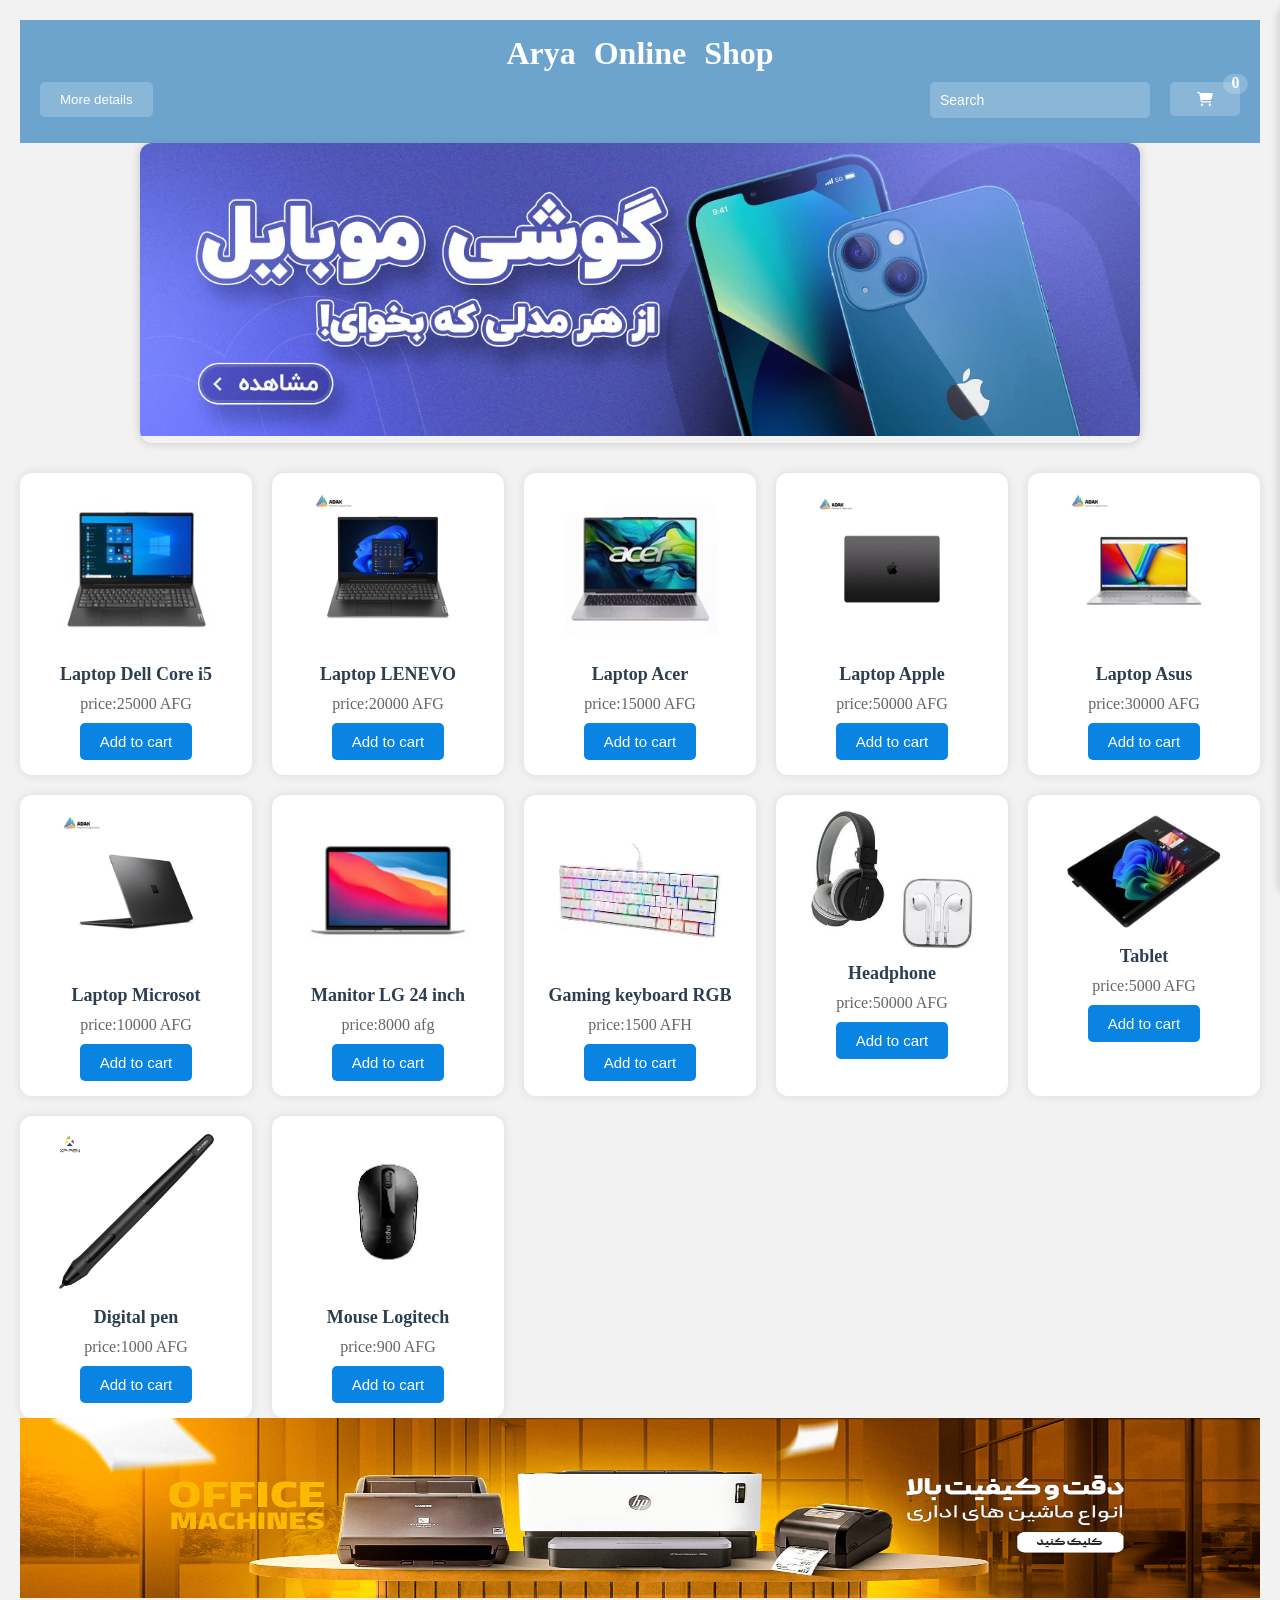
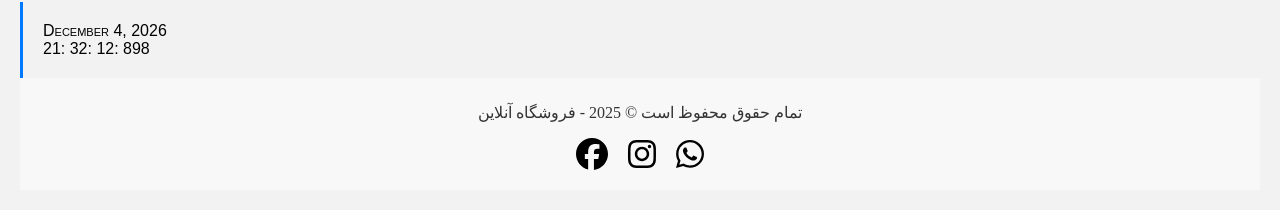
<file: index.html>
<!DOCTYPE html>
<html>
    <head>
        <meta charset="utf-8">
        <meta name="viewport" content="width=device"-width, intial-scale="0.l">
        <title>project</title>
        <link rel="stylesheet" href="finalproject.css">
        <link rel="stylesheet" href="/icon/fontawesome-free-6.7.2-web/css/all.min.css">
        <script src="../icon/fontawesome-free-6.7.2-web/js/all.min.js"></script>
    </head>
    <body >
        <header>
            <h1 id="top">Arya Online Shop</h1>
            <nav>
                <div class="dropdown">
                 <button id="dropBTN" class="dropbtn">More details</button>
                 <div id="dropmenue" class="dropdown-content">
                    <a href="laptop.html">Loptops</a>
                    <a href="PHONE.HTML">Phone</a>
                    <a href="finalproject.html">Home</a>
                    <a href="finalproject.html">Aboute us</a>
                  </div>
                </div>
                <div class="search" id="SEARCH">
        <input  type="search" placeholder="search  ">
        <div class="cart-icon"><i class="fa-solid fa-cart-shopping" style="color: #ffffff;"></i>
        <span>0</span>
        </div>
   </nav>

        </header>
    <div class="slideshow">
            <div class="slide">
                <img src="IMAGES/New folder/view.webp " alt="">
                <img src="IMAGES/New folder/slide2.webp " alt="">
                <img src="IMAGES/New folder/slide3.webp " alt="">
            </div>
            <!-- <button class="prev"><i class="fa-solid fa-angle-right fa-rotate-180"></i></button>
            <button class="next"><i class="fa-solid fa-angle-right"></i></i></button> -->

          </div>

        
        <section id="main" class="product-grid">
    <div class="product-card">
      <img src="IMAGES/New folder/LENEVO.jpg" alt="" />
      <h3>Laptop Dell Core i5</h3>
      <p>price:25000 AFG</p>
      <button>Add to cart</button>
    </div>

    <div class="product-card">
      <img src="IMAGES/New folder/1-2.webp" alt="" />
      <h3>Laptop LENEVO</h3>
      <p>price:20000 AFG</p>
      <button>Add to cart</button>
    </div>

    <div class="product-card">
      <img src="IMAGES/New folder/ACER.png" alt="" />
      <h3>Laptop Acer</h3>
      <p>price:15000 AFG</p>
      <button>Add to cart</button>
    </div>

    <div class="product-card">
      <img src="IMAGES/New folder/APPLE.webp" alt="" />
      <h3>Laptop Apple</h3>
      <p>price:50000 AFG</p>
      <button>Add to cart</button>
    </div>

    <div class="product-card">
      <img src="IMAGES/New folder/ISUS.webp" alt="" />
      <h3>Laptop Asus</h3>
      <p>price:30000 AFG</p>
      <button>Add to cart</button>
    </div>

    <div class="product-card">
      <img src="IMAGES/New folder/12-3.webp" alt="" />
      <h3>Laptop Microsot</h3>
      <p>price:10000 AFG</p>
      <button>Add to cart</button>
    </div>

    <div class="product-card">
      <img src="IMAGES/New folder/demoone-men4.jpg" alt="" />
      <h3>Manitor LG 24 inch</h3>
      <p>price:8000 afg</p>
      <button>Add to cart</button>
    </div>

    <div class="product-card">
      <img  src="IMAGES/New folder/key4.webp" >
      <h3>Gaming keyboard RGB</h3>
      <p>price:1500 AFH</p>
      <button>Add to cart</button>
    </div>

    <div class="product-card">
      <img src="IMAGES/New folder/R.jpeg" alt="" />
      <h3>Headphone</h3>
      <p>price:50000 AFG</p>
      <button>Add to cart</button>
    </div>


<div class="product-card">
      <img src="IMAGES/New folder/TABLET.jpg" alt="" />
      <h3>Tablet</h3>
      <p>price:5000 AFG</p>
      <button>Add to cart</button>
    </div>

    <div class="product-card">
      <img src="IMAGES/New folder/pen.webp" alt="" />
      <h3>Digital pen</h3>
      <p>price:1000 AFG</p>
      <button>Add to cart</button>
    </div>

    <div class="product-card">
      <img  src="IMAGES/New folder/8.webp"  />
      <div class="small">
      <h3>Mouse Logitech</h3>
      <p>price:900 AFG</p>
      <button>Add to cart</button>
      </div>
    </div>
  </section>
  
  <div class="sidebar" id="sidebar1">
    <div class="sidebar-close">
      <i class="fa-solid fa-close"></i>
    </div>
    <div class="cart-menue">
      <h3>My cart</h3>
      <div class="cart-tems"></div>
    </div>

    <div class="sidebar--footer">
      <div class="total--amount">
        <h5>Total</h5>
        <div class="cart-total">0000 AFG</div>
      </div>
      <button class="Cheakout-btn">Cheakout</button>
    </div>
  </div>
    
<div class="i">
  <img src="IMAGES/New folder/new.jpg" alt="">
</div>
<!-- ////////////////////////////////////// -->
<div class="clock">
  <span class="month">January</span>
  <span class="date">1</span>,
  <span class="year">2000</span><br/>
  <span class="hours">12</span>:
  <span class="minutes">00</span>:
  <span class="seconds">00</span>:
  <span class="milli">000</span>

</div>
  <footer>
    <p>تمام حقوق محفوظ است © 2025 - فروشگاه آنلاین</p>
   <div id="jump"  class="social">
    <i class="fa-brands fa-facebook"></i>
        <i class="fa-brands fa-instagram"></i>
        <i class="fa-brands fa-whatsapp"></i>
      </div>
  </footer>
  
  <script src="finalproject.js"></script>
</body>
</html>
</file>
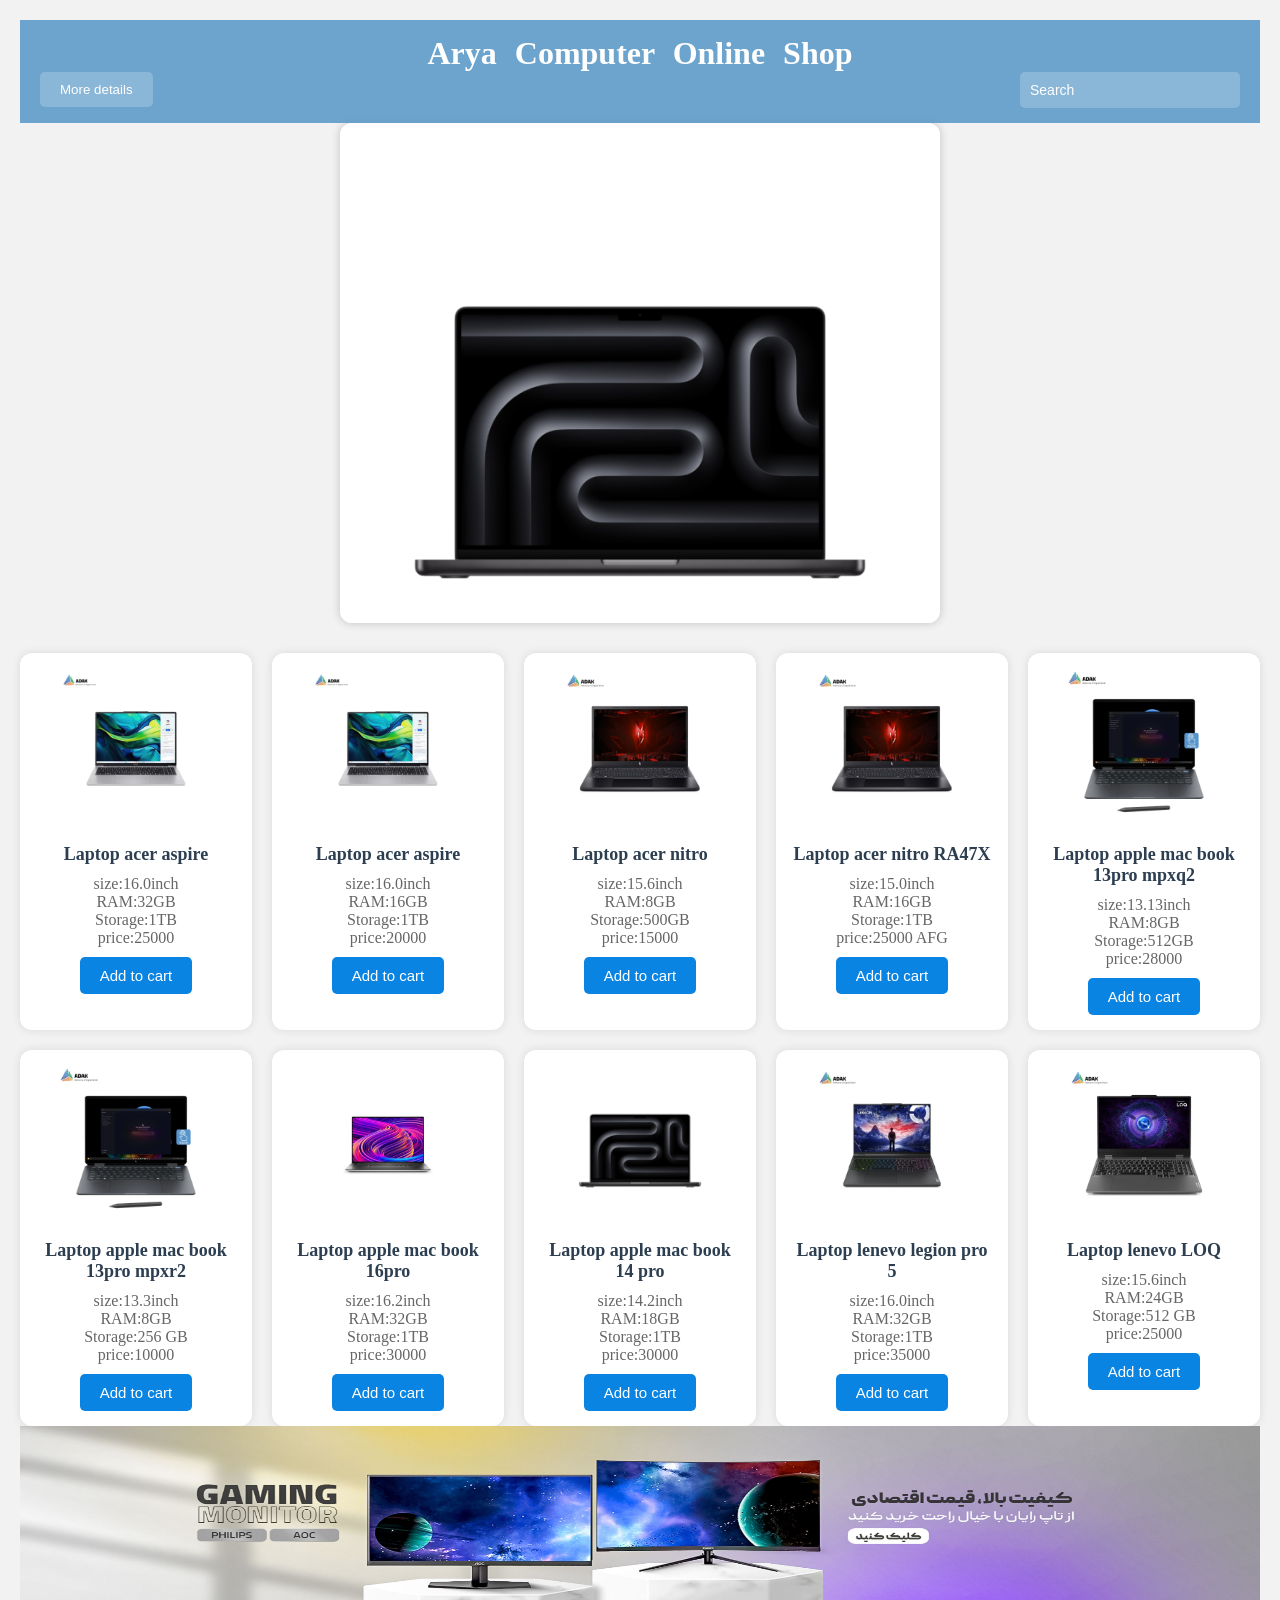
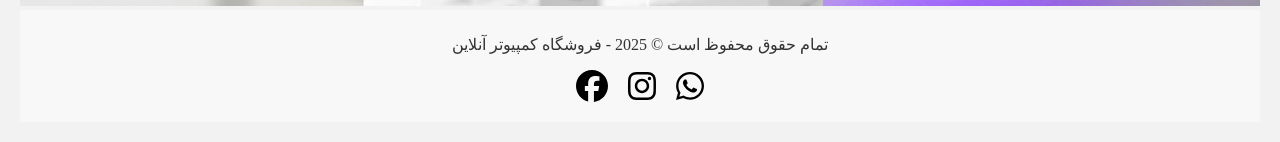
<file: laptop.html>
<!DOCTYPE html>
<html>
    <head>
        <meta charset="utf-8">
        <meta name="viewport" content="width=device"-width, intial-scale="0.l">
        <title>project</title>
        <link rel="stylesheet" href="laptop.css">
        <link rel="stylesheet" href="/icon/fontawesome-free-6.7.2-web/css/all.min.css">
        <script src="/icon/fontawesome-free-6.7.2-web/js/all.min.js"></script>
    </head>
    <body >
        <header>
            <h1 id="top">Arya Computer Online Shop</h1>
            <nav>
                 <div class="dropdown">
                 <button id="dropBTN" class="dropbtn">More details</button>
                 <div id="dropmenue" class="dropdown-content">
                    <a href="laptop.html">Loptops</a>
                    <a href="PHONE.HTML">Phone</a>
                    <a href="index.html">Home</a>
                    <a href="index.html">Aboute us</a>
                  </div>
                </div>
                <div class="search">
        <input type="search" placeholder="search  ">
        </div>
        

            </nav>
        </header>
    <div class="slideshow">
            <div class="slide">
                <img src="IMAGES/New folder/apl.webp" alt="">
                <img src="IMAGES/New folder/LEGION2.webp" alt="">
                <img src="IMAGES/New folder/ASPIRE.webp" alt="">
            </div></div>
        
        <section id="main" class="product-grid">
  
   

    <div class="product-card">
      <img src="IMAGES/New folder/ASPIRE.webp" alt="" />
      <h3>Laptop acer aspire</h3>
      <p>size:16.0inch</p>
      <p>RAM:32GB</p>
      <p>Storage:1TB</p>
      <p>price:25000 </p>
      <button>Add to cart</button>
    </div>

    <div class="product-card">
      <img src="IMAGES/New folder/ASPIRE.webp" alt="" />
      <h3>Laptop acer aspire</h3>
      <p>size:16.0inch</p>
      <p>RAM:16GB</p>
      <p>Storage:1TB</p>
      <p>price:20000 </p>
      <button>Add to cart</button>
    </div>

    <div class="product-card">
      <img src="IMAGES/New folder/nitro.webp" alt="" />
      <h3>Laptop acer nitro</h3>
      <p>size:15.6inch</p>
      <p>RAM:8GB</p>
      <p>Storage:500GB</p>
      <p>price:15000 </p>
      <button>Add to cart</button>
    </div>

    <div class="product-card">
      <img src="IMAGES/New folder/nitro.webp" alt="" />
      <h3>Laptop acer nitro RA47X</h3>
      <p>size:15.0inch</p>
      <p>RAM:16GB</p>
      <p>Storage:1TB</p>
      <p>price:25000 AFG</p>
      <button>Add to cart</button>
    </div>

    <div class="product-card">
      <img src="IMAGES/New folder/APPLEE11.webp" alt="" />
      <h3>Laptop apple mac book 13pro mpxq2</h3>
      <p>size:13.13inch</p>
      <p>RAM:8GB</p>
      <p>Storage:512GB</p>
      <p>price:28000 </p>
      <button>Add to cart</button>
    </div>

    <div class="product-card">
      <img src="IMAGES/New folder/APPLEE11.webp" alt="" />
      <h3>Laptop apple mac book 13pro mpxr2</h3>
      <p>size:13.3inch</p>
      <p>RAM:8GB</p>
      <p>Storage:256 GB</p>
      <p>price:10000</p>
      <button>Add to cart</button>
    </div>

    <div class="product-card">
      <img src="IMAGES/New folder/app.jpg" alt="" />
      <h3>Laptop apple mac book 16pro</h3>
      <p>size:16.2inch</p>
      <p>RAM:32GB</p>
      <p>Storage:1TB</p>
      <p>price:30000 </p>
      <button>Add to cart</button>
    </div>

    <div class="product-card">
      <img src="IMAGES/New folder/apl.webp" alt="" />
      <h3>Laptop apple mac book 14 pro</h3>
      <p>size:14.2inch</p>
      <p>RAM:18GB</p>
      <p>Storage:1TB</p>
      <p>price:30000 </p>
      <button>Add to cart</button>
    </div>


<div class="product-card">
      <img src="IMAGES/New folder/legion.webp" alt="" />
      <h3>Laptop lenevo legion pro 5</h3>
      <p>size:16.0inch</p>
      <p>RAM:32GB</p>
      <p>Storage:1TB</p>
      <p>price:35000</p>
      <button>Add to cart</button>
    </div>

   <div class="product-card">
      <img src="IMAGES/New folder/LEGION2.webp" alt="" />
      <h3>Laptop lenevo LOQ</h3>
      <p>size:15.6inch</p>
      <p>RAM:24GB</p>
      <p>Storage:512 GB</p>
      <p>price:25000 </p>
      <button>Add to cart</button>
    </div>

    
      
    </div>
  </section>
<div class="i">
  <img src="IMAGES/New folder/new2.jpg" alt="">
</div>
  <footer>
    <p>تمام حقوق محفوظ است © 2025 - فروشگاه کمپیوتر آنلاین</p>
   <div id="jump"  class="social">
    <i class="fa-brands fa-facebook"></i>
        <i class="fa-brands fa-instagram"></i>
        <i class="fa-brands fa-whatsapp"></i>
      </div>
  </footer> 
  <script src="finalproject.js"></script> 

</body>
</html>
</file>
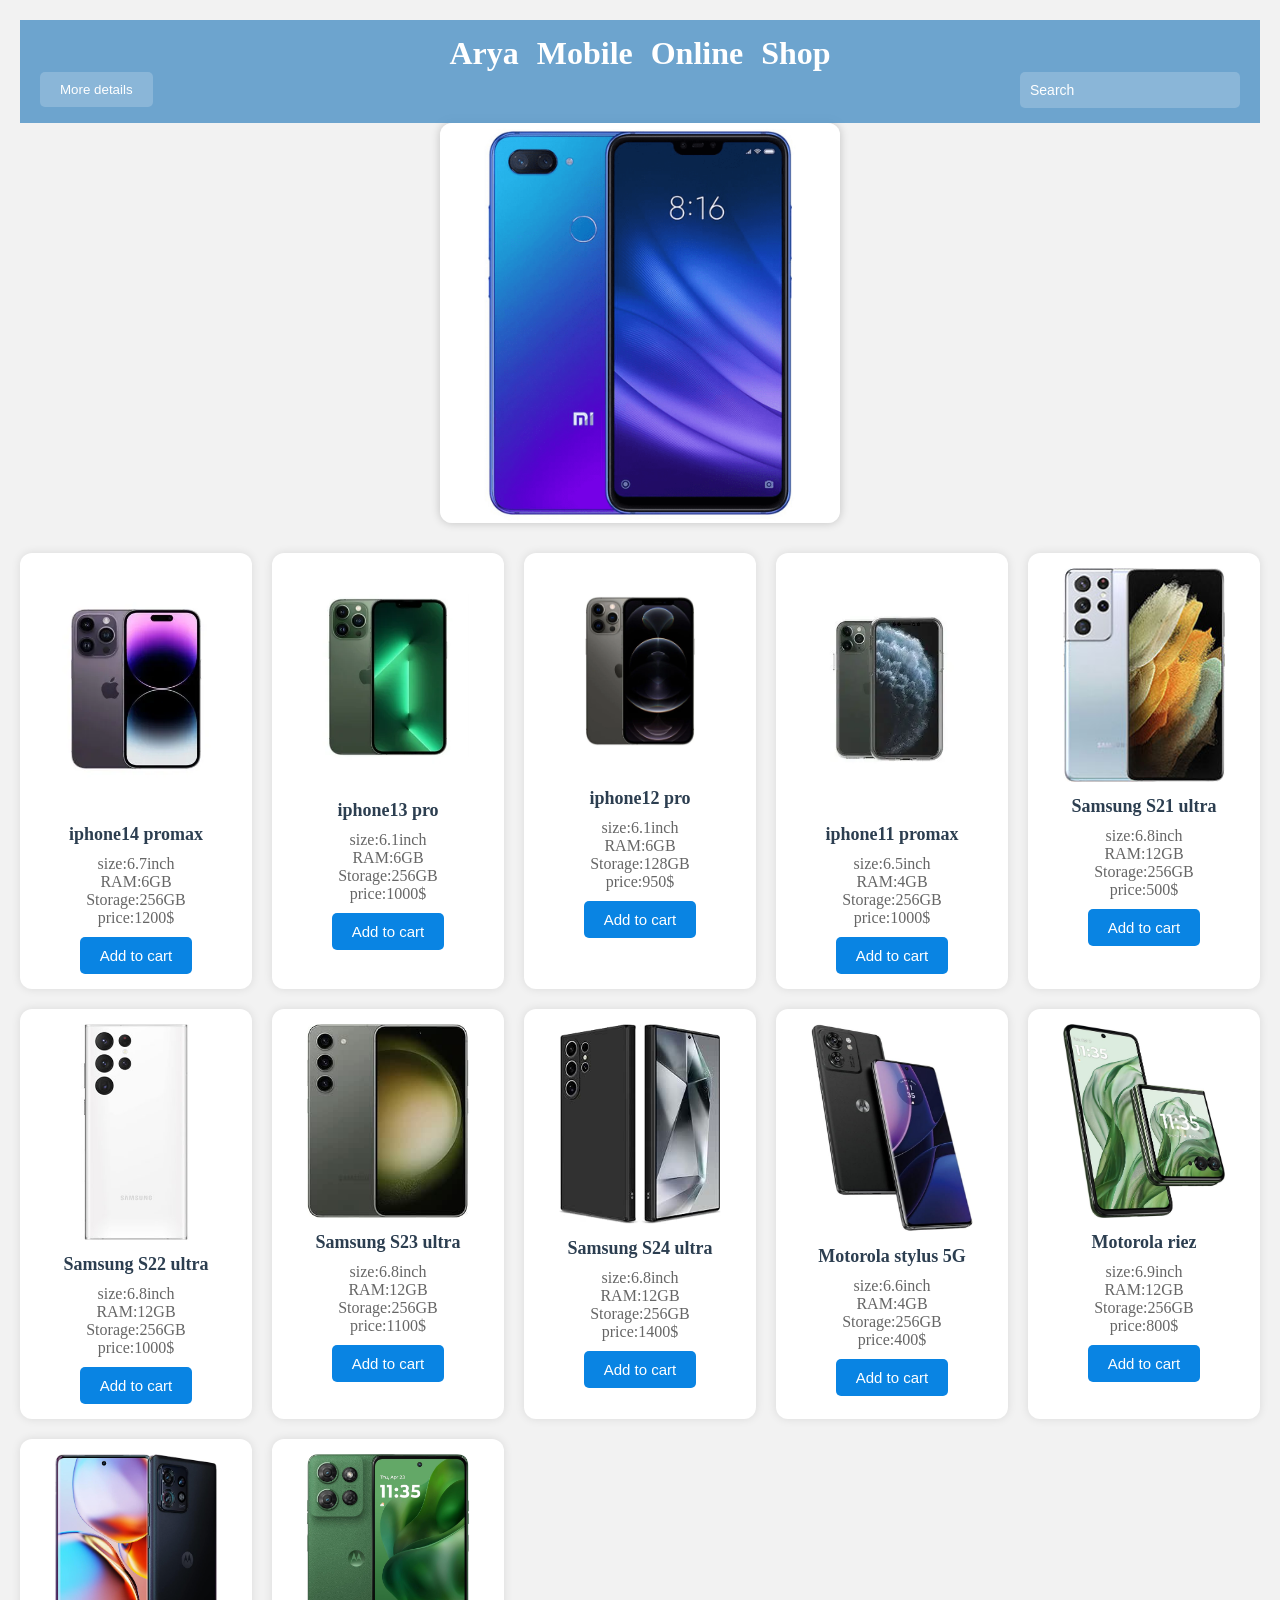
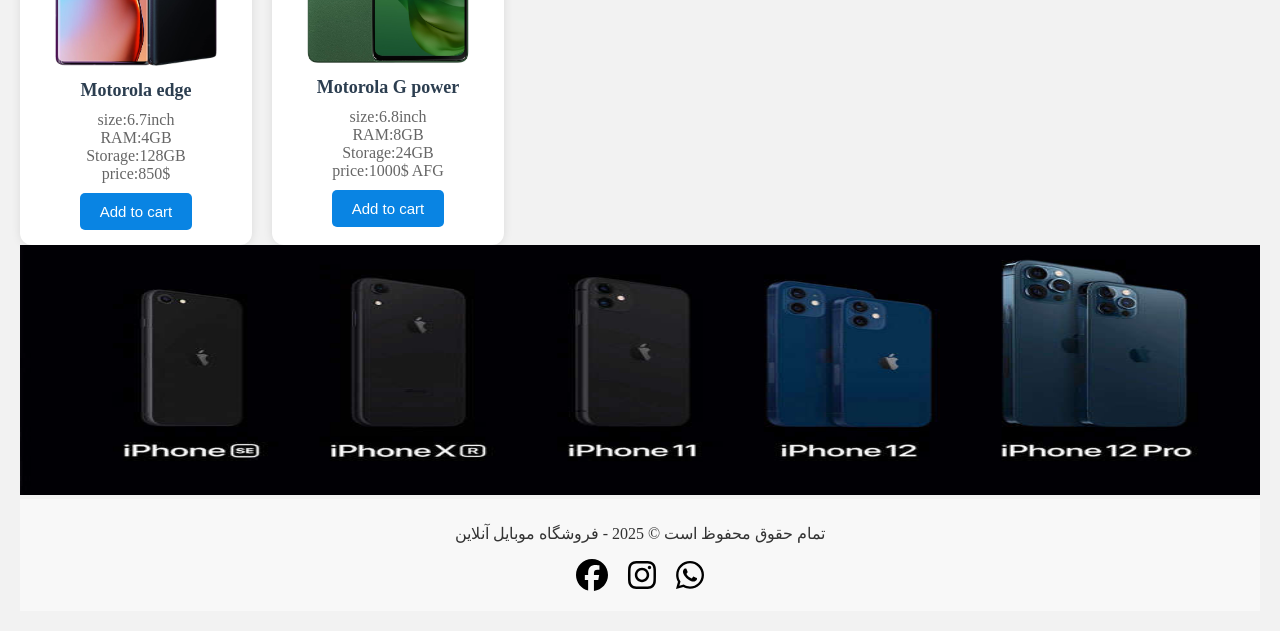
<file: PHONE.HTML>
<!DOCTYPE html>
<html>
    <head>
        <meta charset="utf-8">
        <meta name="viewport" content="width=device"-width, intial-scale="0.l">
        <title>project</title>
        <link rel="stylesheet" href="PHONE.CSS">
        <link rel="stylesheet" href="/icon/fontawesome-free-6.7.2-web/css/all.min.css">
        <script src="/icon/fontawesome-free-6.7.2-web/js/all.min.js"></script>
    </head>
    <body >
        <header>
            <h1 id="top">Arya Mobile Online Shop</h1>
            <nav>
                 <div class="dropdown">
                 <button id="dropBTN" class="dropbtn">More details</button>
                 <div id="dropmenue" class="dropdown-content">
                    <a href="laptop.html">Loptops</a>
                    <a href="PHONE.HTML">Phone</a>
                    <a href="index.html">Home</a>
                    <a href="index.html">Aboute us</a>
                  </div>
                
                </div>
                <div class="search">
        <input type="search" placeholder="search  ">
        </div>
        

            </nav>
        </header>
    <div class="slideshow">
            <div class="slide">
                <img src="IMAGES/New folder/shyiami.png" alt="">
                <img src="IMAGES/New folder/phone.jpg" alt="">
                <img src="IMAGES/New folder/samsung2.jpg" alt="">
            </div></div>
        
        <section id="main" class="product-grid">
    

    <div class="product-card">
      <img src="IMAGES/New folder/14-2.webp" alt="" />
      <h3> iphone14 promax </h3>
      <p>size:6.7inch</p>
      <p>RAM:6GB</p>
      <p>Storage:256GB</p>
      <p>price:1200$</p>

      <button>Add to cart</button>
    </div>

    <div class="product-card">
      <img src="IMAGES/New folder/13-2.webp" alt="" />
      <h3> iphone13 pro</h3>
      <p>size:6.1inch</p>
      <p>RAM:6GB</p>
      <p>Storage:256GB</p>
      <p>price:1000$ </p>
      <button>Add to cart</button>
    </div>

    <div class="product-card">
      <img src="IMAGES/New folder/121212.webp" alt="" />
      <h3> iphone12 pro</h3>
      <p>size:6.1inch</p>
      <p>RAM:6GB</p>
      <p>Storage:128GB</p>
      <p>price:950$ </p>
      <button>Add to cart</button>
    </div>

    
<div class="product-card">
      <img src="IMAGES/New folder/11-2.webp" alt="" />
      <h3> iphone11 promax</h3>
      <p>size:6.5inch</p>
      <p>RAM:4GB</p>
      <p>Storage:256GB</p>
      <p>price:1000$ </p>
      <button>Add to cart</button>
    </div>

    
<div class="product-card">
      <img src="IMAGES/New folder/S21-2.jpg" alt="" />
      <h3> Samsung S21 ultra</h3>
      <p>size:6.8inch</p>
      <p>RAM:12GB</p>
      <p>Storage:256GB</p>
      <p>price:500$ </p>
      <button>Add to cart</button>
    </div>

    
<div class="product-card">
      <img src="IMAGES/New folder/S22.jpg" alt="" />
      <h3> Samsung S22 ultra </h3>
      <p>size:6.8inch</p>
      <p>RAM:12GB</p>
      <p>Storage:256GB</p>
      <p>price:1000$ </p>
      <button>Add to cart</button>
    </div>

    
<div class="product-card">
      <img src="IMAGES/New folder/S23.jpg" alt="" />
      <h3> Samsung S23 ultra</h3>
      <p>size:6.8inch</p>
      <p>RAM:12GB</p>
      <p>Storage:256GB</p>
      <p>price:1100$ </p>
      <button>Add to cart</button>
    </div>

    
<div class="product-card">
      <img src="IMAGES/New folder/S24-2.jpg" alt="" />
      <h3> Samsung S24 ultra</h3>
      <p>size:6.8inch</p>
      <p>RAM:12GB</p>
      <p>Storage:256GB</p>
      <p>price:1400$ </p>
      <button>Add to cart</button>
    </div>

    
<div class="product-card">
      <img src="IMAGES/New folder/MMM.jpg" alt="" />
      <h3> Motorola stylus 5G</h3>
      <p>size:6.6inch</p>
      <p>RAM:4GB</p>
      <p>Storage:256GB</p>
      <p>price:400$ </p>
      <button>Add to cart</button>
    </div>

    
<div class="product-card">
      <img src="IMAGES/New folder/m22.jpg" alt="" />
      <h3>Motorola riez</h3>
      <p>size:6.9inch</p>
      <p>RAM:12GB</p>
      <p>Storage:256GB</p>
      <p>price:800$ </p>
      <button>Add to cart</button>
    </div>

    
<div class="product-card">
      <img src="IMAGES/New folder/m3.jpg" alt="" />
      <h3>Motorola edge</h3>
      <p>size:6.7inch</p>
      <p>RAM:4GB</p>
      <p>Storage:128GB</p>
      <p>price:850$ </p>
      <button>Add to cart</button>
    </div>

    
<div class="product-card">
      <img src="IMAGES/New folder/m4.jpg" alt="" />
      <h3>Motorola G power</h3>
      <p>size:6.8inch</p>
      <p>RAM:8GB</p>
      <p>Storage:24GB</p>
      <p>price:1000$ AFG</p>
      <button>Add to cart</button>
    </div>

    </div>
  </section>
<div class="i">
  <img src="IMAGES/New folder/phone.jpg.jpg" alt="">
</div>
  <footer>
    <p>تمام حقوق محفوظ است © 2025 - فروشگاه موبایل آنلاین</p>
   <div id="jump"  class="social">
    <i class="fa-brands fa-facebook"></i>
        <i class="fa-brands fa-instagram"></i>
        <i class="fa-brands fa-whatsapp"></i>
      </div>
  </footer>
  <script src="finalproject.js"></script>

</body>
</html>
</file>
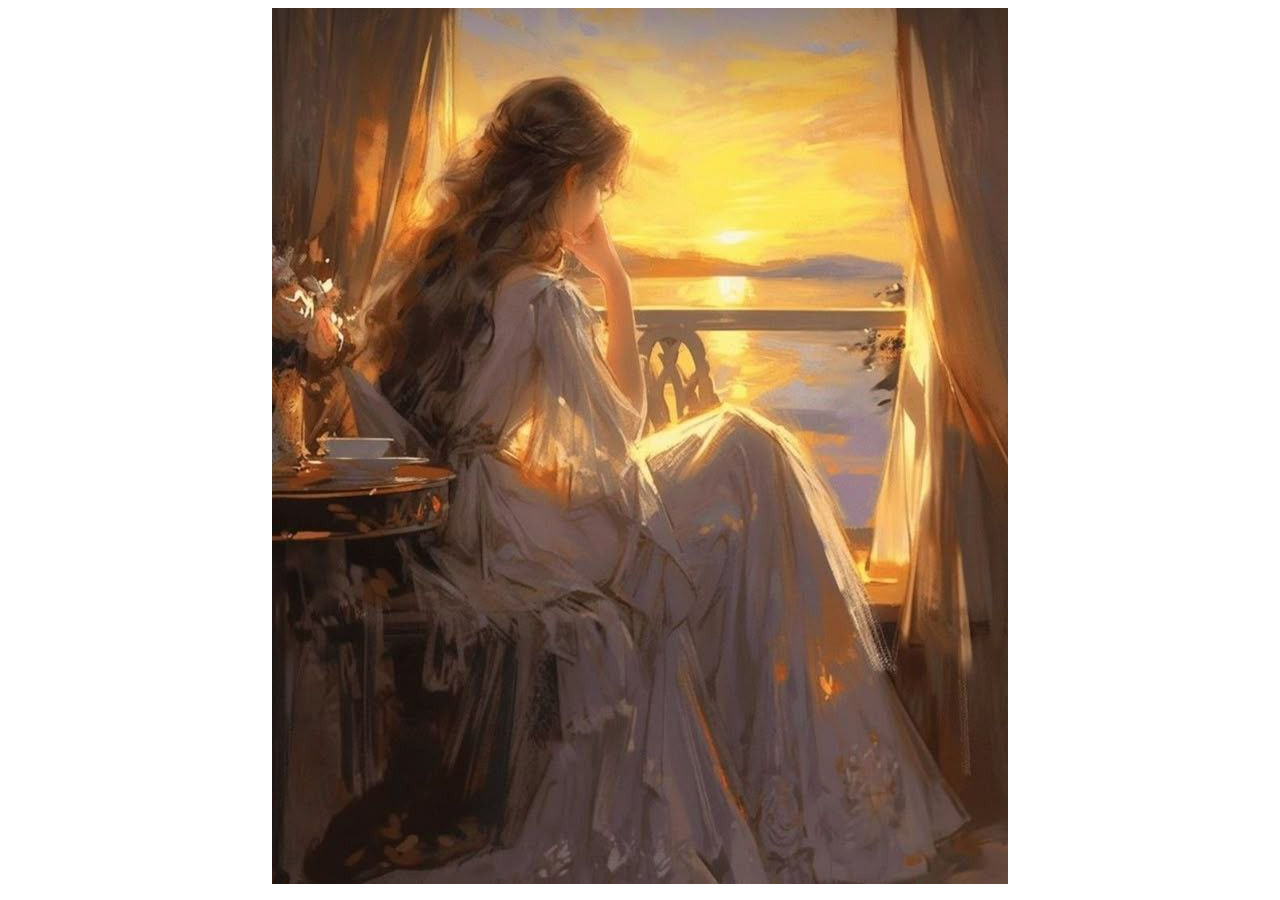
<file: IMAGES/class3.html>
<!DOCTYPE html>
<html>
    <head>
        <meta charset="utf-8">
        <title>padding</title>
        <link rel="stylesheet" href="style.css">
    </head>
    <body>
        <img src="aramesh.jpg" >
    </body>
</html>
</file>
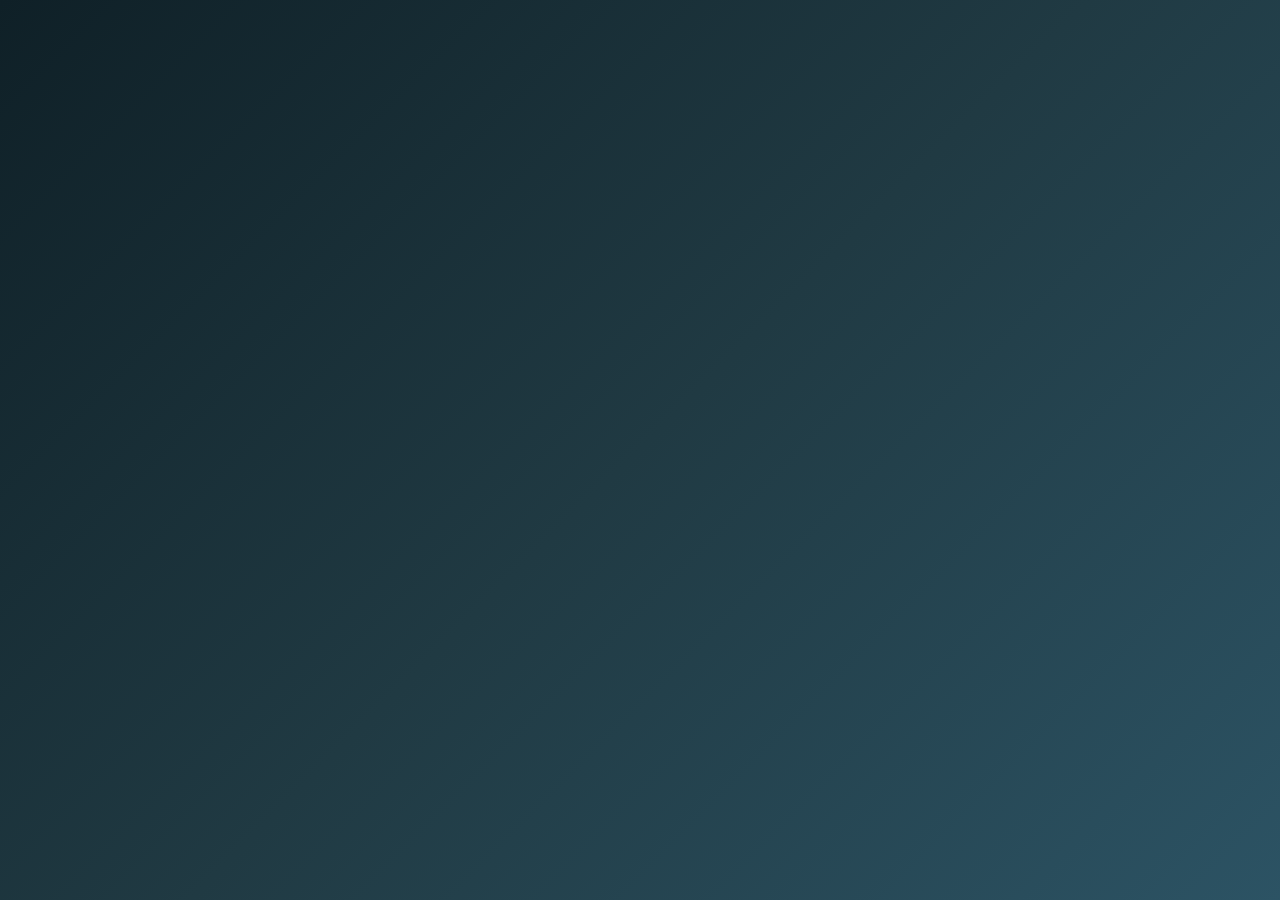
<file: IMAGES/PICTURE STYLE.HTML>
<!DOCTYPE html>
<html>
    <HEAD>
        <meta charset="utf-8">
        <title>technlogy style</title>
        <body>
        <style>
            body{
                background: linear-gradient(135deg,#0f2027,#203a43,#2c5364);
                display: flex;
                justify-content: center;
                align-items: center;
                height: 100vh;
                margin: 0;
            }

            .wr apper{
                position: relative;
                width: 340px;
            }

            .tech box{
                background-image: url(aramesh.jpg);
                height: 220px;
                width: 100%;
                background-size: cover;
                background-position: center;
                border-radius: 15px;
                border: 2px solid rgba(255, 255, 255, 0.1);
                box-shadow: inset 2px 2px 6px rgba(255, 255, 255, 0.3),
               inset -2px -2px 6px rgba(0,0,0, 0.5)
               0 0 20px #00ffff,#0 0 40px #00ffff 
               backdrop-filter:blur(4px);
            }
            .reflection{
                height: 100px;
                margin-top: -6px;
                background-image: url(aramesh.jpg);
                background-size: cover;
                background-position: center;
                transform: scaleY(-1);
                border-radius: 0 0 15px 15px;
                opacity: 0.3;
                filter: blur(4px);
                mask-image: linear-gradient(to bottom,rgba(0,0,0,0.3),transparent);
            }
        </style>
       
    </HEAD>
    </body>
    <body>
      <div class="wr apper"></div>  
      <div class="tech box"></div>
      <div class="reflection"></div>
    </body>
</html>
</file>
<file: finalproject.css>
* {
  box-sizing: border-box;
  margin: 0;
  padding: 0;
}
body {
  background-color: #f2f2f2;
  padding: 20px;
}
header {
  background-color: #5294c7d3;
  color: white;
  text-align: center;
  padding: 15px 20px;

  position: relative;
}
header h1 {
  text-align: center;
  font-size: xx-large;
  word-spacing: 10px;
  display: flex;
  align-items: center;
  justify-content: center;
}

nav {
  display: flex;
  justify-content: space-between;

  gap: 10px;
  flex-wrap: wrap;
  padding: 10px 0;
}

.search input {
  display: flex;
  width: 220px;
  padding: 10px;
  max-width: 100%;
  padding: 10px;
  border-radius: 5px;
  border: none;
  background-color: rgba(255, 255, 255, 0.2);
  color: white;
  font-size: 14px;
}

.search input::placeholder {
  color: white;
  text-transform: capitalize;
}
.search {
  font-size: small;
  /* align-self:flex-end ; */
  display: flex;
  gap: 20px;
}

.fa-cart-shopping {
  /* background:transparent !important; */
  width: 50px;
  padding: 10px;
  max-width: 100%;
  padding: 10px;
  border-radius: 5px;
  border: none;
  background-color: rgba(255, 255, 255, 0.2);
  color: white;
  font-size: 14px;
}

.cart-icon span {
  background-color: rgba(255, 255, 255, 0.2);
  color: white;
  border-radius: 50px;
  width: 25px;
  height: 20px;
  font-size: 16px;
  display: flex;
  justify-content: center;
  position: absolute;
  right: -8px;
  top: -8px;
  font-weight: 600;
}
.cart-icon {
  position: relative;
}

.dropdown {
  position: relative;
  display: inline-block;
}
.dropbtn {
  background-color: rgba(255, 255, 255, 0.2);

  color: white;
  padding: 10px 20px;
  border: none;
  border-radius: 5px;
  cursor: pointer;
}
.dropdown-content {
  display: none;
  position: absolute;
  background-color: #f1f1f1;
  min-width: 160px;
  border-radius: 5px;
  box-shadow: 0 8px 16px rgba(0, 0, 0, 0.2);
  z-index: 1;
}
.dropdown-content a {
  display: block;
  padding: 10px 15px;
  color: #333;
  text-decoration: none;
}
.dropdown-content a:hover {
  background-color: #5294c7d3;
}
.show {
  display: block;
}

.slideshow {
  width: 100%;
  max-width: 1000px;
  height: 300px;
  overflow: hidden;
  margin: 0 auto 0 auto;
  border-radius: 12px;
  box-shadow: 0 0 10px rgba(0, 0, 0, 0.2);
}

.slide {
  display: flex;
  width: 100%;
  animation: slideanimation 5s infinite;
}
.slide img {
  width: 100%;
  height: 100%;
  object-fit: cover;
}
@keyframes slideanimation {
  0% {
    transform: translateX(0%);
  }
  /* 33%{transform: translateX(0%);} */
  /* 36%{transform: translateX(-100%);} */
  66% {
    transform: translateX(-100%);
  }
  69% {
    transform: translateX(-200%);
  }
  99% {
    transform: translateX(-200%);
  }
  100% {
    transform: translateX(0%);
  }
}
/* .prev,.next{
  cursor: pointer;
  position: absolute;
  top: 50%;
  width: auto;
  padding: 12px;
  margin-top: -22px;
  color: #165f97d3;
  font-size: 20px;
  border-radius: 20%;
   background-color: rgba(255, 255, 255, 0.603);
border: none;
  
}
.prev:hover,.next:hover{
  background: rgba(0,0, 0, 0.8);
}
.prev{
  left: 10px;
}.next{
  right: 10px;
} */

.product-grid {
  display: grid;
  grid-template-columns: repeat(auto-fit, minmax(220px, 1fr));
  gap: 20px;
  margin-top: 30px;
}

.product-card {
  background: white;
  padding: 15px;
  border-radius: 12px;
  box-shadow: 0 0 10px rgba(0, 0, 0, 0.1);
  text-align: center;
  transition: transform 0.3s;
}

.product-card:hover {
  transform: translateY(-5px);
}

.product-card img {
  width: 80%;
  border-radius: 8px;
}

.product-card h3 {
  margin: 10px 0;
  font-size: 18px;
  color: #2c3e50;
}

.product-card p {
  font-size: 16px;
  color: #666;
}
.product-card .small {
}

.product-card button {
  margin-top: 10px;
  padding: 10px 20px;
  background-color: #0984e3;
  border: none;
  color: white;
  font-size: 15px;
  border-radius: 5px;
  cursor: pointer;
  transition: background-color 0.3s;
}

.product-card button:hover {
  background-color: #5294c7d3;
}

.sidebar {
  width: 300px;
  height: 100%;
  position: fixed;
  top: 0;
  right: 0;
  right: -300px;
  background-color: white;
  box-shadow: -4px 0 6px rgba(0, 0, 0, 0.1);
  transition: right 0.3s ease-in-out;
  z-index: 1000;
  border-top-left-radius: 20px;
  border-bottom-left-radius: 20px;
  padding: 10px;
  cursor: pointer;
}

.sidebar.open {
  right: 0;
}
.sidebar-close {
  position: absolute;
  right: 20px;
  top: 10px;
  cursor: pointer;
  z-index: 999;
}
.cart-tems {
  display: flex;
  flex-direction: column;
  gap: 10px;
  margin-top: 1rem;
}
.cart-tems {
  display: flex;
  flex-direction: column;
  gap: 10px;
  margin-top: 1rem;
}
.individual-cart-item {
  display: flex;
  justify-content: space-between;
  padding: 10px 5px;
  border-radius: 5px;
  color: rgba(54, 53, 53, 0.562);
  border: 1px solid rgba(54, 53, 53, 0.562);
}
.cart-tems-price {
  color: #5294c7d3;
}
.sidebar--footer {
  position: absolute;
  bottom: 40px;
  width: 88%;
}
.total--amount {
  display: flex;
  align-items: center;
  justify-content: space-between;
  border: 1px solid rgba(54, 53, 53, 0.562);
  border-radius: 5px;
  padding: 15px 10px;
}
.cart-total {
  font-size: 16px;
  color: rgba(54, 53, 53, 0.562);
  font-weight: 500;
}
.Cheakout-btn {
  width: 100%;
  border: none;
  margin-top: 2rem;
  background-color: #5294c7d3;
  color: white;
  border-radius: 5px;
  cursor: pointer;
  padding: 10px;
}
.Cheakout-btn:hover {
  transform: translateY(-5px);

  background-color: #0a3f68d3;
}
.i img {
  width: 100%;
  height: 180px;
}

.clock {
  color: black;
  font: small-caps lighter 16px "helvetica neue", sans-serif;
  width: 50%;
  border-left: 3px solid #007bff;
  padding: 20px;
}

footer {
  text-align: center;
  line-height: 30px;
  padding: 20px;
  background-color: #f8f8f8;
}

footer p {
  margin-bottom: 10px;
  color: #333;
}
.social {
  display: flex;
  justify-content: center;
  gap: 20px;
  font-size: xx-large;
  cursor: pointer;
  transition: transform 0.2s;
}
.social :hover {
  transform: scale(1.2);
  color: #007bff;
}

@media screen and (max-width: 768px) {
  nav {
    flex-direction: column;
    align-items: center;
  }
  .icon {
    margin-top: 10px;
    font-size: large;
  }
  .search input {
    width: 100%;
    max-width: 300px;
  }
  .slideshow {
    height: 200px;
  }
  .product-grid {
    grid-template-columns: 1fr;
    gap: 15px;
  }
  .product-card img {
    width: 100%;
  }
  .i img {
    height: 120px;
  }

  header h1 {
    font-size: large;
    word-spacing: 5px;
  }
  footer {
    font-size: 14px;
  }
}
</file>
<file: laptop.css>
*{
    box-sizing: border-box;
    margin: 0;
    padding: 0;

}
body{
    background-color: #f2f2f2;
    padding: 20px;
    
}
header{
    background-color: #5294c7d3;
    color: white;
    text-align: center;
    padding: 15px 20px;
   
    position: relative;
}
header h1{
  text-align: center;
  font-size: xx-large;
  word-spacing: 10px;
  display: flex;
  align-items: center;
  justify-content: center;
}

nav{
display: flex;
justify-content: space-between;

gap: 10px;
flex-wrap: wrap; */
     padding : 10px 0;
    
    }
  /* .icon{
      display: flex;
      align-self: flex-end;
      gap: 20px;
      margin-top: 50px;
    font-size: xx-large;
    }
    .icon a{
      color: white;
    } */

    .search input{
width: 220px;
padding: 10px;
max-width: 100%;
padding: 10px;

border-radius: 5px;
border: none;
background-color: rgba(255, 255, 255,0.2);
color: white;
font-size: 14px;

    }


.search input::placeholder{
    color: white;
text-transform: capitalize;
}
.search{
    font-size: small;
    align-self:flex-end ;
  }



 .dropdown{
    position: relative;
    display: inline-block;
  }
  .dropbtn{
background-color: rgba(255, 255, 255,0.2);
    
    color: white;
    padding: 10px 20px;
    border: none;
    border-radius: 5px;
    cursor: pointer;
  }
  .dropdown-content{
    display: none;
    position: absolute;
    background-color: #f1f1f1;
    min-width: 160px;
    border-radius: 5px;
    box-shadow: 0 8px 16px rgba(0, 0, 0, 0.2);
    z-index: 1;
  }
.dropdown-content a{
  display: block;
  padding: 10px 15px;
  color: #333;
  text-decoration: none;
}
.dropdown-content a:hover{
    background-color: #5294c7d3;
  
}
.show{
  display: block;
}



.slideshow{
    width: 100%;
    max-width: 600px;
    height: 500px;
    overflow: hidden;
    margin: 0 auto 0 auto;
    border-radius: 12px;
    box-shadow: 0 0 10px rgba(0, 0, 0, 0.2);
}

.slide{
    display: flex;
    width: 100%;
    animation:slideanimation 5s infinite ;

}
.slide img{
    width: 100%;
    height: 100%;
    object-fit: cover;
}
@keyframes slideanimation {
    0%{transform: translateX(0%);}
    /* 33%{transform: translateX(0%);} */
    /* 36%{transform: translateX(-100%);} */
    66%{transform: translateX(-100%);}
    69%{transform: translateX(-200%);}
    99%{transform: translateX(-200%);}
    100%{transform: translateX(0%);}
}
.product-grid {
  display: grid;
  grid-template-columns: repeat(auto-fit, minmax(220px, 1fr));
  gap: 20px;
  margin-top: 30px;
}

.product-card {
  background: white;
  padding: 15px;
  border-radius: 12px;
  box-shadow: 0 0 10px rgba(0,0,0,0.1);
  text-align: center;
  transition: transform 0.3s;
}

.product-card:hover {
  transform: translateY(-5px);
}

.product-card img {
  width: 80%;
  border-radius: 8px;
}


.product-card h3 {
  margin: 10px 0;
  font-size: 18px;
  color: #2c3e50;
}

.product-card p {
  font-size: 16px;
  color: #666;
}
.product-card .small{

}

.product-card button {
  margin-top: 10px;
  padding: 10px 20px;
  background-color: #0984e3;
  border: none;
  color: white;
  font-size: 15px;
  border-radius: 5px;
  cursor: pointer;
  transition: background-color 0.3s;
}

.product-card button:hover {
  background-color: #0652dd;

}
.i img{
  width: 100%;
  height: 180px;
}



footer {
  text-align: center;
line-height: 30px;
padding: 20px;
background-color: #f8f8f8;
 }

 footer p{
  margin-bottom: 10px;
  color: #333;
 }
.social{
  display: flex;
  justify-content: center;
  gap: 20px;
  font-size: xx-large;
  cursor: pointer;
transition: transform 0.2s;
}
 .social :hover{
transform: scale(1.2);
color: #007bff;
 }
 

  @media screen  ( max-width: 768px ){
    nav{
      flex direction:column;
      align items :center
      
    }
    .icon{
      margin-top: 10px;
      font-size: large;
    }
    .search input{
      width: 100%;
      max-width: 300px;
    }
    .slideshow{
      height: 200px;
    }
    .product-grid{
      grid-template-columns: 1fr;
      gap: 15px;
    }
    .product-card img{
      width: 100%;
    }
    .i img{
      height: 120px;
    }
    header h1{
      font-size: large;
      word-spacing: 5px;
    }
    footer{
      font-size: 14px;
    }
  }
</file>
<file: PHONE.CSS>
*{
    box-sizing: border-box;
    margin: 0;
    padding: 0;

}
body{
    background-color: #f2f2f2;
    padding: 20px;
    
}
header{
    background-color: #5294c7d3;
    color: white;
    text-align: center;
    padding: 15px 20px;
   
    position: relative;
}
header h1{
  text-align: center;
  font-size: xx-large;
  word-spacing: 10px;
  display: flex;
  align-items: center;
  justify-content: center;
}

nav{
display: flex;
justify-content: space-between;

gap: 10px;
flex-wrap: wrap; */
     padding : 10px 0;
    
    }
  /* .icon{
      display: flex;
      align-self: flex-end;
      gap: 20px;
      margin-top: 50px;
    font-size: xx-large;
    }
    .icon a{
      color: white;
    } */

    .search input{
width: 220px;
padding: 10px;
max-width: 100%;
padding: 10px;

border-radius: 5px;
border: none;
background-color: rgba(255, 255, 255,0.2);
color: white;
font-size: 14px;

    }


.search input::placeholder{
    color: white;
text-transform: capitalize;
}
.search{
    font-size: small;
    align-self:flex-end ;
  }

   .dropdown{
    position: relative;
    display: inline-block;
  }
  .dropbtn{
background-color: rgba(255, 255, 255,0.2);
    
    color: white;
    padding: 10px 20px;
    border: none;
    border-radius: 5px;
    cursor: pointer;
  }
  .dropdown-content{
    display: none;
    position: absolute;
    background-color: #f1f1f1;
    min-width: 160px;
    border-radius: 5px;
    box-shadow: 0 8px 16px rgba(0, 0, 0, 0.2);
    z-index: 1;
  }
.dropdown-content a{
  display: block;
  padding: 10px 15px;
  color: #333;
  text-decoration: none;
}
.dropdown-content a:hover{
    background-color: #5294c7d3;
  
}
.show{
  display: block;
}





.slideshow{
    width: 100%;
    max-width: 400px;
    height: 400px;
    overflow: hidden;
    margin: 0 auto 0 auto;
    border-radius: 12px;
    box-shadow: 0 0 10px rgba(0, 0, 0, 0.2); }

.slide{
    display: flex;
    width: 100%;
    animation:slideanimation 5s infinite ;

}
.slide img{
    width: 100%;
    height: 100%;
    object-fit: cover;
}
@keyframes slideanimation {
    0%{transform: translateX(0%);}
    /* 33%{transform: translateX(0%);} */
    /* 36%{transform: translateX(-100%);} */
    66%{transform: translateX(-100%);}
    69%{transform: translateX(-200%);}
    99%{transform: translateX(-200%);}
    100%{transform: translateX(0%);}
}
.product-grid {
  display: grid;
  grid-template-columns: repeat(auto-fit, minmax(220px, 1fr));
  gap: 20px;
  margin-top: 30px;
}

.product-card {
  background: white;
  padding: 15px;
  border-radius: 12px;
  box-shadow: 0 0 10px rgba(0,0,0,0.1);
  text-align: center;
  transition: transform 0.3s;
}

.product-card:hover {
  transform: translateY(-5px);
}

.product-card img {
  width: 80%;
  border-radius: 8px;
}


.product-card h3 {
  margin: 10px 0;
  font-size: 18px;
  color: #2c3e50;
}

.product-card p {
  font-size: 16px;
  color: #666;
}
.product-card .small{

}

.product-card button {
  margin-top: 10px;
  padding: 10px 20px;
  background-color: #0984e3;
  border: none;
  color: white;
  font-size: 15px;
  border-radius: 5px;
  cursor: pointer;
  transition: background-color 0.3s;
}

.product-card button:hover {
  background-color: #0652dd;

}
.i img{
  width: 100%;
  height: 250px;
}



footer {
  text-align: center;
line-height: 30px;
padding: 20px;
background-color: #f8f8f8;
 }

 footer p{
  margin-bottom: 10px;
  color: #333;
 }
.social{
  display: flex;
  justify-content: center;
  gap: 20px;
  font-size: xx-large;
  cursor: pointer;
transition: transform 0.2s;
}
 .social :hover{
transform: scale(1.2);
color: #007bff;
 }
 

  @media screen  ( max-width: 768px ){
    nav{
      flex direction:column;
      align items :center
      
    }
    .icon{
      margin-top: 10px;
      font-size: large;
    }
    .search input{
      width: 100%;
      max-width: 300px;
    }
    .slideshow{
      height: 200px;
    }
    .product-grid{
      grid-template-columns: 1fr;
      gap: 15px;
    }
    .product-card img{
      width: 100%;
    }
    .i img{
      height: 120px;
    }
    header h1{
      font-size: large;
      word-spacing: 5px;
    }
    footer{
      font-size: 14px;
    }
  }
</file>
<file: IMAGES/style.css>
body{
 text-align: center;
 border-radius: 10pt;
 }
</file>
